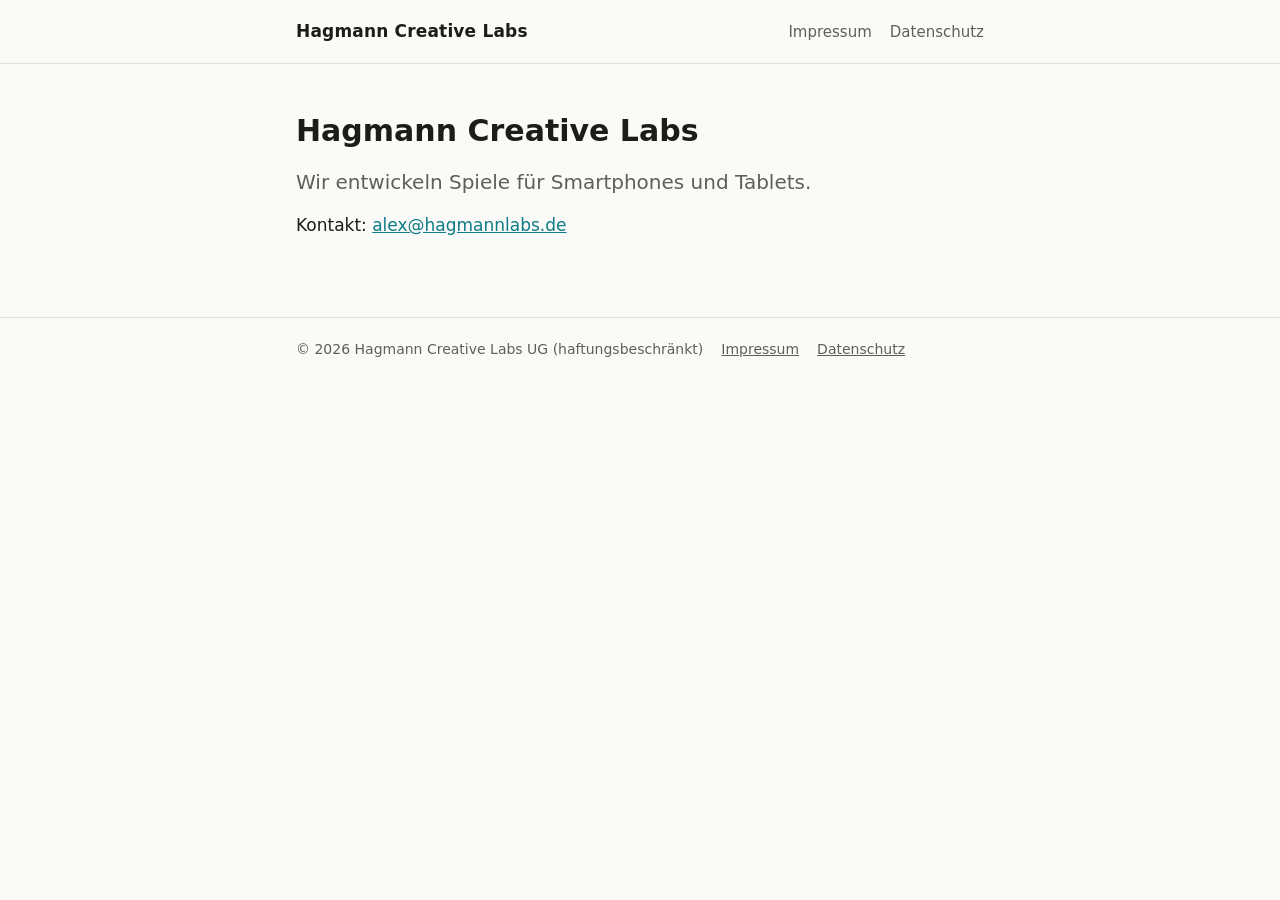
<file: index.html>
<!doctype html>
<html lang="de">
<head>
<meta charset="utf-8">
<meta name="viewport" content="width=device-width, initial-scale=1">
<title>Hagmann Creative Labs</title>
<meta name="description" content="Hagmann Creative Labs UG (haftungsbeschränkt) – Entwicklung von Spielen für Mobilgeräte.">
<meta name="google-site-verification" content="qaxyInbWUC52NSVRA1ddF-evAngOhQu4ScIXJGd-Eug" />
<link rel="stylesheet" href="style.css">
</head>
<body>
<header><div class="wrap">
  <a class="brand" href="./">Hagmann Creative Labs</a>
  <nav><a href="impressum.html">Impressum</a><a href="datenschutz.html">Datenschutz</a></nav>
</div></header>

<main><div class="wrap">
  <h1>Hagmann Creative Labs</h1>
  <p class="lead">Wir entwickeln Spiele für Smartphones und Tablets.</p>
  <p>Kontakt: <a href="mailto:alex@hagmannlabs.de">alex@hagmannlabs.de</a></p>
</div></main>

<footer><div class="wrap">
  <span>© 2026 Hagmann Creative Labs UG (haftungsbeschränkt)</span>
  <a href="impressum.html">Impressum</a>
  <a href="datenschutz.html">Datenschutz</a>
</div></footer>
</body>
</html>
</file>
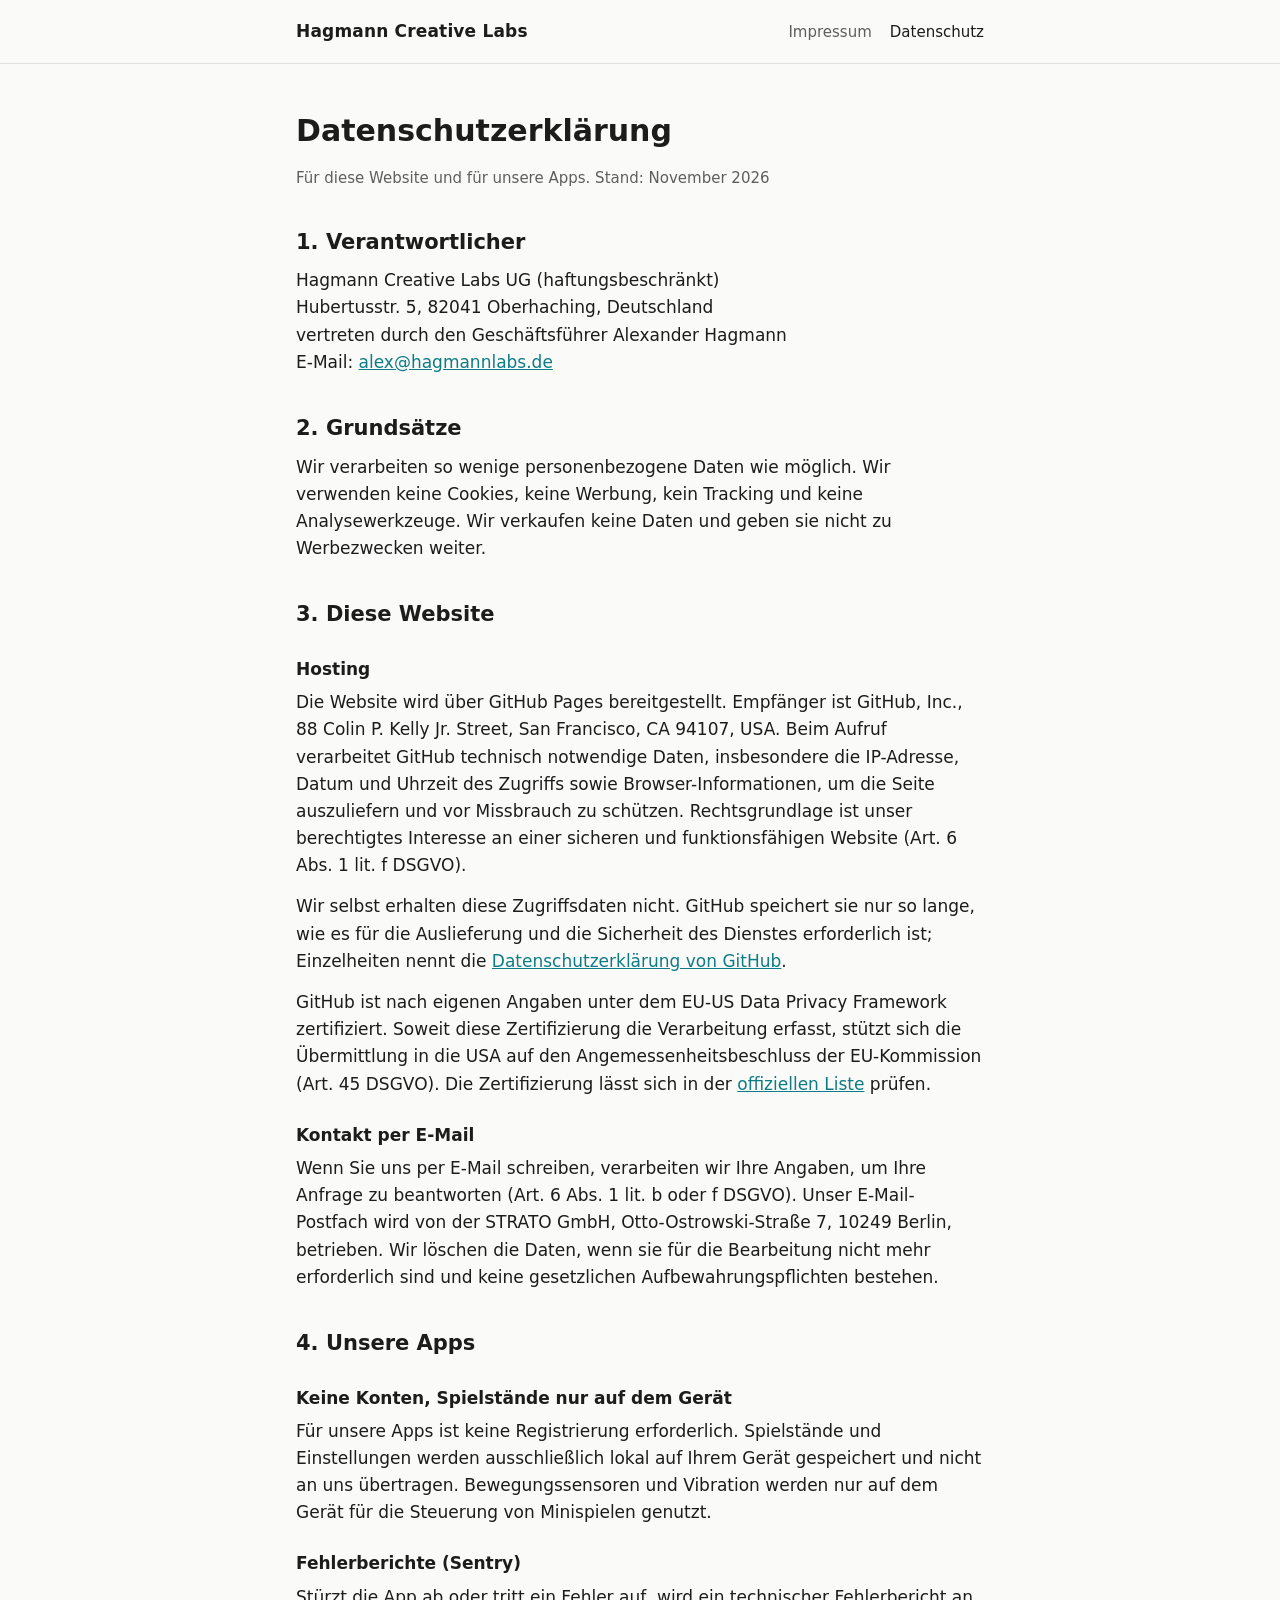
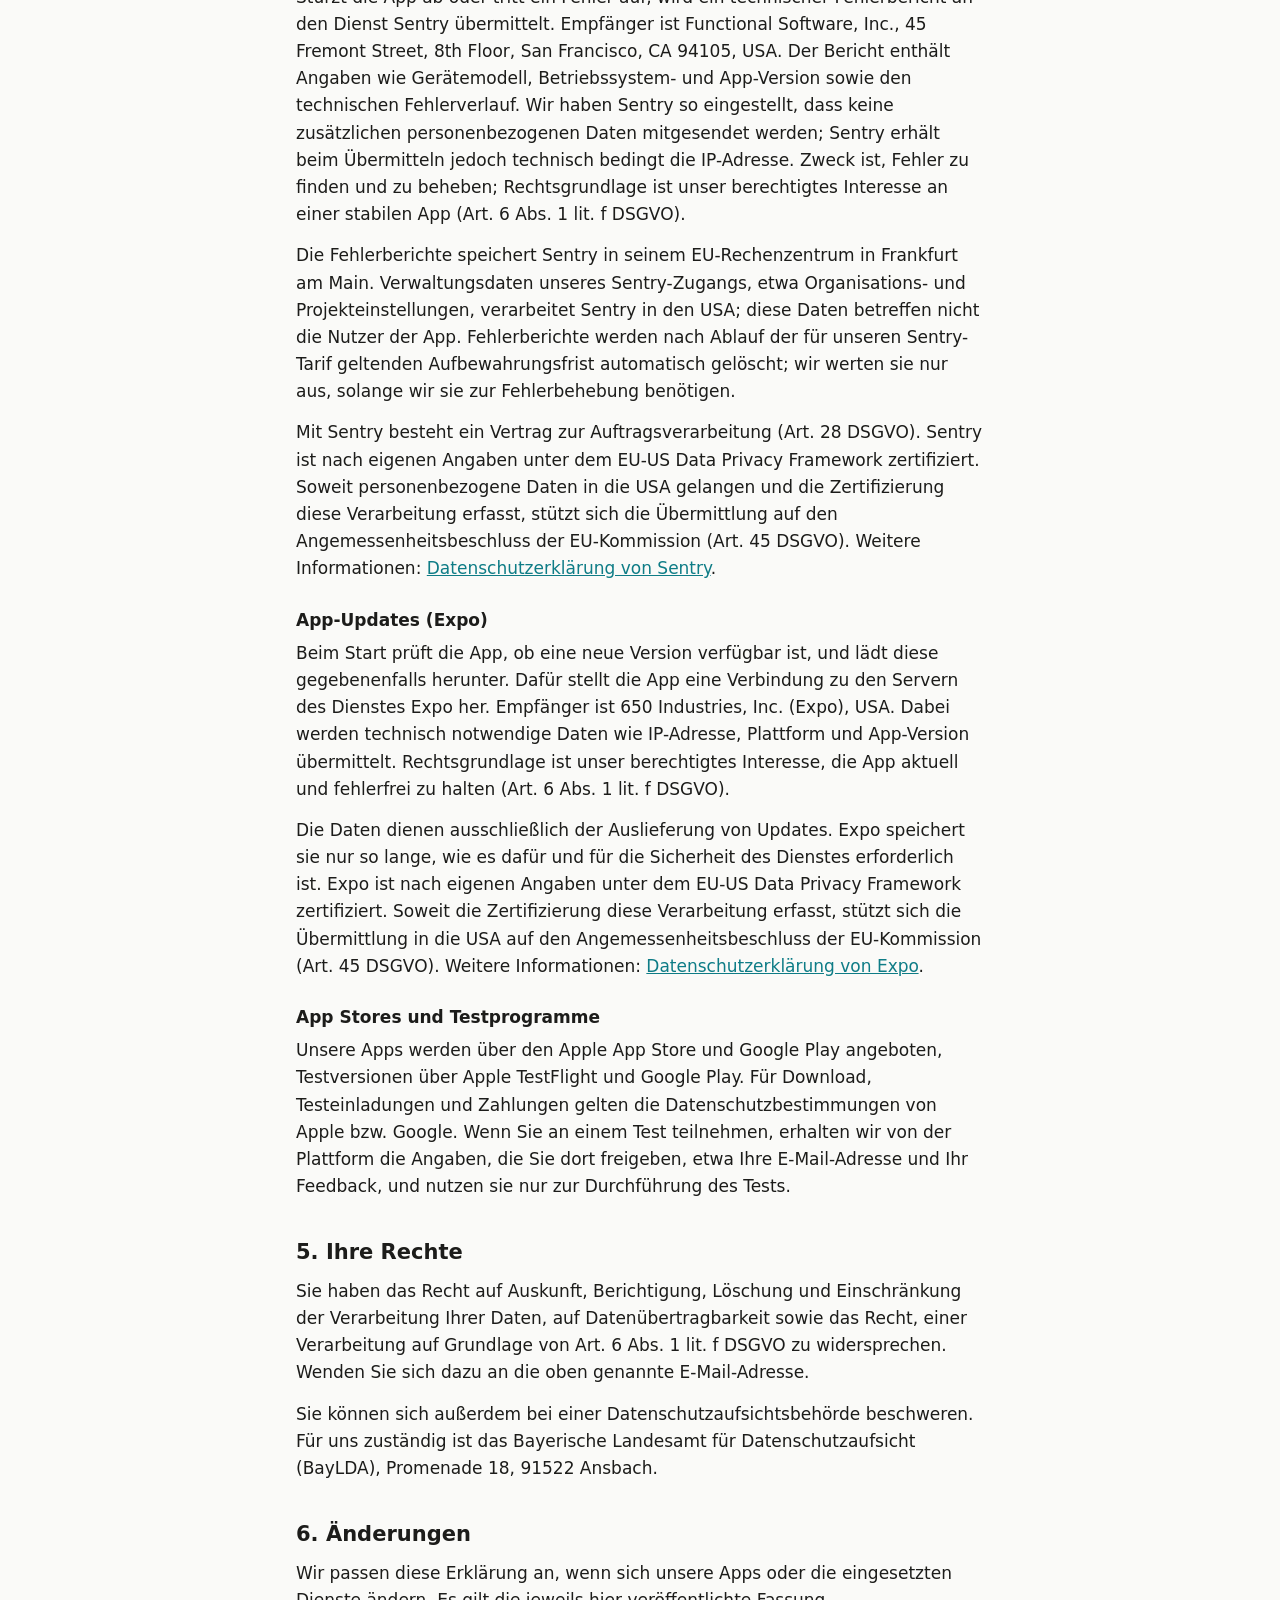
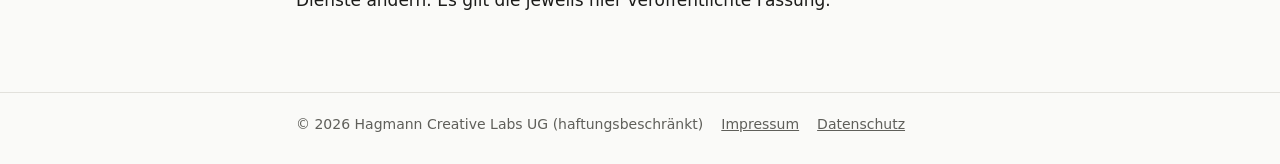
<file: datenschutz.html>
<!doctype html>
<html lang="de">
<head>
<meta charset="utf-8">
<meta name="viewport" content="width=device-width, initial-scale=1">
<title>Datenschutz – Hagmann Creative Labs</title>
<link rel="stylesheet" href="style.css">
</head>
<body>
<header><div class="wrap">
  <a class="brand" href="./">Hagmann Creative Labs</a>
  <nav><a href="impressum.html">Impressum</a><a href="datenschutz.html" aria-current="page">Datenschutz</a></nav>
</div></header>

<main><div class="wrap">
  <h1>Datenschutzerklärung</h1>
  <p class="muted">Für diese Website und für unsere Apps. Stand: November 2026</p>

  <h2>1. Verantwortlicher</h2>
  <address>
    Hagmann Creative Labs UG (haftungsbeschränkt)<br>
    Hubertusstr. 5, 82041 Oberhaching, Deutschland<br>
    vertreten durch den Geschäftsführer Alexander Hagmann<br>
    E-Mail: <a href="mailto:alex@hagmannlabs.de">alex@hagmannlabs.de</a>
  </address>

  <h2>2. Grundsätze</h2>
  <p>Wir verarbeiten so wenige personenbezogene Daten wie möglich. Wir verwenden keine Cookies, keine Werbung, kein Tracking und keine Analysewerkzeuge. Wir verkaufen keine Daten und geben sie nicht zu Werbezwecken weiter.</p>

  <h2>3. Diese Website</h2>
  <h3>Hosting</h3>
  <p>Die Website wird über GitHub Pages bereitgestellt. Empfänger ist GitHub, Inc., 88 Colin P. Kelly Jr. Street, San Francisco, CA 94107, USA. Beim Aufruf verarbeitet GitHub technisch notwendige Daten, insbesondere die IP-Adresse, Datum und Uhrzeit des Zugriffs sowie Browser-Informationen, um die Seite auszuliefern und vor Missbrauch zu schützen. Rechtsgrundlage ist unser berechtigtes Interesse an einer sicheren und funktionsfähigen Website (Art. 6 Abs. 1 lit. f DSGVO).</p>
  <p>Wir selbst erhalten diese Zugriffsdaten nicht. GitHub speichert sie nur so lange, wie es für die Auslieferung und die Sicherheit des Dienstes erforderlich ist; Einzelheiten nennt die <a href="https://docs.github.com/site-policy/privacy-policies/github-general-privacy-statement">Datenschutzerklärung von GitHub</a>.</p>
  <p>GitHub ist nach eigenen Angaben unter dem EU-US Data Privacy Framework zertifiziert. Soweit diese Zertifizierung die Verarbeitung erfasst, stützt sich die Übermittlung in die USA auf den Angemessenheitsbeschluss der EU-Kommission (Art. 45 DSGVO). Die Zertifizierung lässt sich in der <a href="https://www.dataprivacyframework.gov/list">offiziellen Liste</a> prüfen.</p>
  <h3>Kontakt per E-Mail</h3>
  <p>Wenn Sie uns per E-Mail schreiben, verarbeiten wir Ihre Angaben, um Ihre Anfrage zu beantworten (Art. 6 Abs. 1 lit. b oder f DSGVO). Unser E-Mail-Postfach wird von der STRATO GmbH, Otto-Ostrowski-Straße 7, 10249 Berlin, betrieben. Wir löschen die Daten, wenn sie für die Bearbeitung nicht mehr erforderlich sind und keine gesetzlichen Aufbewahrungspflichten bestehen.</p>

  <h2>4. Unsere Apps</h2>
  <h3>Keine Konten, Spielstände nur auf dem Gerät</h3>
  <p>Für unsere Apps ist keine Registrierung erforderlich. Spielstände und Einstellungen werden ausschließlich lokal auf Ihrem Gerät gespeichert und nicht an uns übertragen. Bewegungssensoren und Vibration werden nur auf dem Gerät für die Steuerung von Minispielen genutzt.</p>
  <h3>Fehlerberichte (Sentry)</h3>
  <p>Stürzt die App ab oder tritt ein Fehler auf, wird ein technischer Fehlerbericht an den Dienst Sentry übermittelt. Empfänger ist Functional Software, Inc., 45 Fremont Street, 8th Floor, San Francisco, CA 94105, USA. Der Bericht enthält Angaben wie Gerätemodell, Betriebssystem- und App-Version sowie den technischen Fehlerverlauf. Wir haben Sentry so eingestellt, dass keine zusätzlichen personenbezogenen Daten mitgesendet werden; Sentry erhält beim Übermitteln jedoch technisch bedingt die IP-Adresse. Zweck ist, Fehler zu finden und zu beheben; Rechtsgrundlage ist unser berechtigtes Interesse an einer stabilen App (Art. 6 Abs. 1 lit. f DSGVO).</p>
  <p>Die Fehlerberichte speichert Sentry in seinem EU-Rechenzentrum in Frankfurt am Main. Verwaltungsdaten unseres Sentry-Zugangs, etwa Organisations- und Projekteinstellungen, verarbeitet Sentry in den USA; diese Daten betreffen nicht die Nutzer der App. Fehlerberichte werden nach Ablauf der für unseren Sentry-Tarif geltenden Aufbewahrungsfrist automatisch gelöscht; wir werten sie nur aus, solange wir sie zur Fehlerbehebung benötigen.</p>
  <p>Mit Sentry besteht ein Vertrag zur Auftragsverarbeitung (Art. 28 DSGVO). Sentry ist nach eigenen Angaben unter dem EU-US Data Privacy Framework zertifiziert. Soweit personenbezogene Daten in die USA gelangen und die Zertifizierung diese Verarbeitung erfasst, stützt sich die Übermittlung auf den Angemessenheitsbeschluss der EU-Kommission (Art. 45 DSGVO). Weitere Informationen: <a href="https://sentry.io/privacy/">Datenschutzerklärung von Sentry</a>.</p>
  <h3>App-Updates (Expo)</h3>
  <p>Beim Start prüft die App, ob eine neue Version verfügbar ist, und lädt diese gegebenenfalls herunter. Dafür stellt die App eine Verbindung zu den Servern des Dienstes Expo her. Empfänger ist 650 Industries, Inc. (Expo), USA. Dabei werden technisch notwendige Daten wie IP-Adresse, Plattform und App-Version übermittelt. Rechtsgrundlage ist unser berechtigtes Interesse, die App aktuell und fehlerfrei zu halten (Art. 6 Abs. 1 lit. f DSGVO).</p>
  <p>Die Daten dienen ausschließlich der Auslieferung von Updates. Expo speichert sie nur so lange, wie es dafür und für die Sicherheit des Dienstes erforderlich ist. Expo ist nach eigenen Angaben unter dem EU-US Data Privacy Framework zertifiziert. Soweit die Zertifizierung diese Verarbeitung erfasst, stützt sich die Übermittlung in die USA auf den Angemessenheitsbeschluss der EU-Kommission (Art. 45 DSGVO). Weitere Informationen: <a href="https://expo.dev/privacy">Datenschutzerklärung von Expo</a>.</p>
  <h3>App Stores und Testprogramme</h3>
  <p>Unsere Apps werden über den Apple App Store und Google Play angeboten, Testversionen über Apple TestFlight und Google Play. Für Download, Testeinladungen und Zahlungen gelten die Datenschutzbestimmungen von Apple bzw. Google. Wenn Sie an einem Test teilnehmen, erhalten wir von der Plattform die Angaben, die Sie dort freigeben, etwa Ihre E-Mail-Adresse und Ihr Feedback, und nutzen sie nur zur Durchführung des Tests.</p>

  <h2>5. Ihre Rechte</h2>
  <p>Sie haben das Recht auf Auskunft, Berichtigung, Löschung und Einschränkung der Verarbeitung Ihrer Daten, auf Datenübertragbarkeit sowie das Recht, einer Verarbeitung auf Grundlage von Art. 6 Abs. 1 lit. f DSGVO zu widersprechen. Wenden Sie sich dazu an die oben genannte E-Mail-Adresse.</p>
  <p>Sie können sich außerdem bei einer Datenschutzaufsichtsbehörde beschweren. Für uns zuständig ist das Bayerische Landesamt für Datenschutzaufsicht (BayLDA), Promenade 18, 91522 Ansbach.</p>

  <h2>6. Änderungen</h2>
  <p>Wir passen diese Erklärung an, wenn sich unsere Apps oder die eingesetzten Dienste ändern. Es gilt die jeweils hier veröffentlichte Fassung.</p>
</div></main>

<footer><div class="wrap">
  <span>© 2026 Hagmann Creative Labs UG (haftungsbeschränkt)</span>
  <a href="impressum.html">Impressum</a>
  <a href="datenschutz.html">Datenschutz</a>
</div></footer>
</body>
</html>
</file>
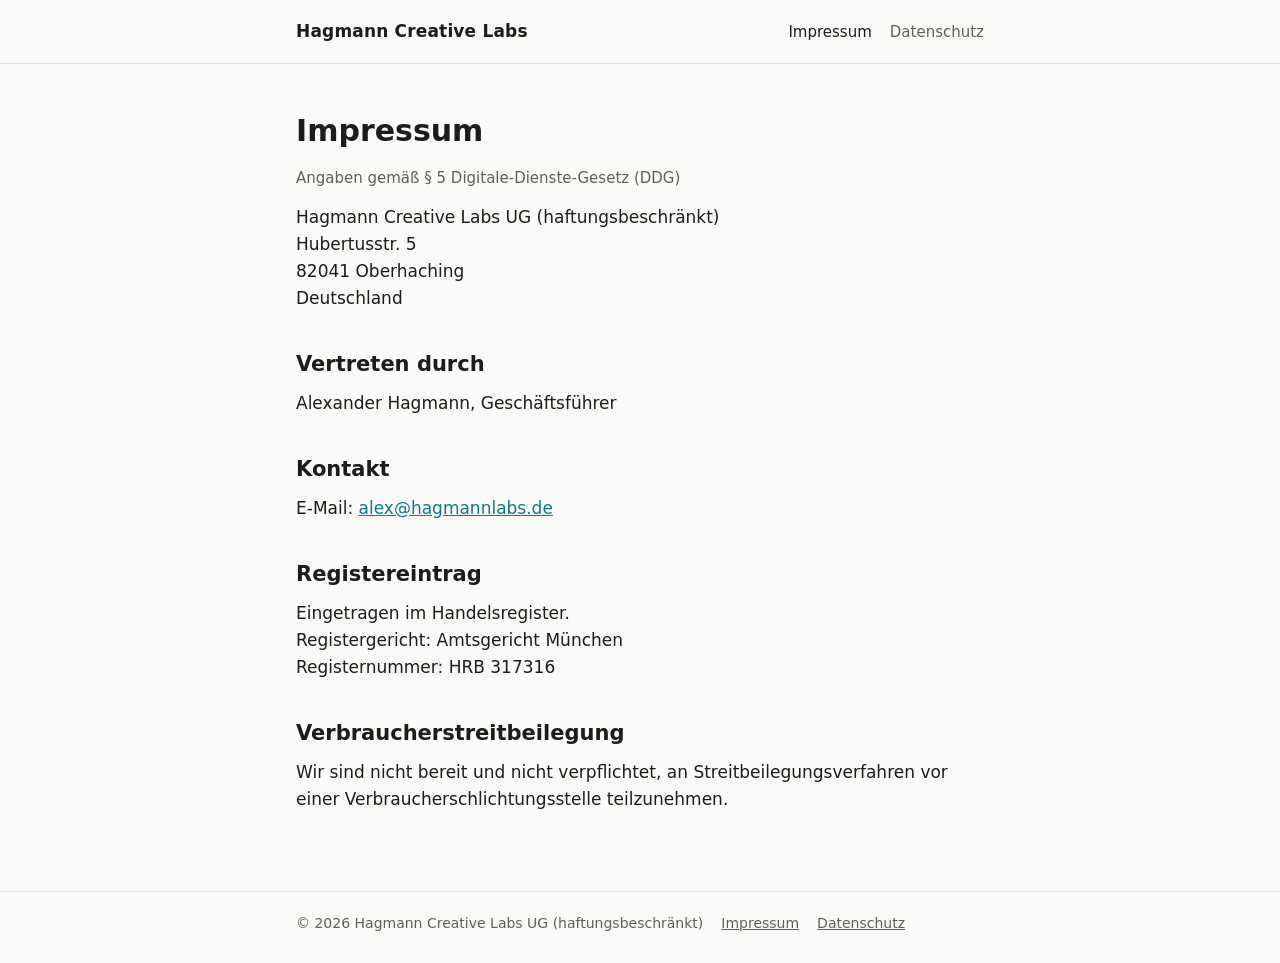
<file: impressum.html>
<!doctype html>
<html lang="de">
<head>
<meta charset="utf-8">
<meta name="viewport" content="width=device-width, initial-scale=1">
<title>Impressum – Hagmann Creative Labs</title>
<link rel="stylesheet" href="style.css">
</head>
<body>
<header><div class="wrap">
  <a class="brand" href="./">Hagmann Creative Labs</a>
  <nav><a href="impressum.html" aria-current="page">Impressum</a><a href="datenschutz.html">Datenschutz</a></nav>
</div></header>

<main><div class="wrap">
  <h1>Impressum</h1>
  <p class="muted">Angaben gemäß § 5 Digitale-Dienste-Gesetz (DDG)</p>

  <address>
    Hagmann Creative Labs UG (haftungsbeschränkt)<br>
    Hubertusstr. 5<br>
    82041 Oberhaching<br>
    Deutschland
  </address>

  <h2>Vertreten durch</h2>
  <p>Alexander Hagmann, Geschäftsführer</p>

  <h2>Kontakt</h2>
  <p>E-Mail: <a href="mailto:alex@hagmannlabs.de">alex@hagmannlabs.de</a></p>

  <h2>Registereintrag</h2>
  <p>Eingetragen im Handelsregister.<br>
  Registergericht: Amtsgericht München<br>
  Registernummer: HRB 317316</p>

  <h2>Verbraucherstreitbeilegung</h2>
  <p>Wir sind nicht bereit und nicht verpflichtet, an Streitbeilegungsverfahren vor einer Verbraucherschlichtungsstelle teilzunehmen.</p>
</div></main>

<footer><div class="wrap">
  <span>© 2026 Hagmann Creative Labs UG (haftungsbeschränkt)</span>
  <a href="impressum.html">Impressum</a>
  <a href="datenschutz.html">Datenschutz</a>
</div></footer>
</body>
</html>
</file>
<file: style.css>
:root {
  --bg: #fafaf8;
  --fg: #1c1c1a;
  --muted: #5f5f5a;
  --line: #e2e1dc;
  --accent: #0e7c86;
}
@media (prefers-color-scheme: dark) {
  :root {
    --bg: #141414;
    --fg: #ececea;
    --muted: #a3a39e;
    --line: #2c2c2a;
    --accent: #4fc3cc;
  }
}
* { box-sizing: border-box; }
html { -webkit-text-size-adjust: 100%; }
body {
  margin: 0;
  background: var(--bg);
  color: var(--fg);
  font-family: system-ui, -apple-system, "Segoe UI", Roboto, Helvetica, Arial, sans-serif;
  font-size: 17px;
  line-height: 1.6;
}
.wrap { max-width: 720px; margin: 0 auto; padding: 0 16px; }
header { border-bottom: 1px solid var(--line); }
header .wrap { display: flex; justify-content: space-between; align-items: center; gap: 16px; padding-top: 18px; padding-bottom: 18px; flex-wrap: wrap; }
.brand { font-weight: 700; color: var(--fg); text-decoration: none; letter-spacing: 0.01em; }
nav a { color: var(--muted); text-decoration: none; margin-left: 18px; font-size: 15px; }
nav a:first-child { margin-left: 0; }
nav a:hover, nav a[aria-current="page"] { color: var(--fg); }
main { padding: 48px 0 64px; }
h1 { font-size: 30px; line-height: 1.25; margin: 0 0 16px; }
h2 { font-size: 21px; margin: 36px 0 8px; }
h3 { font-size: 17px; margin: 24px 0 6px; }
p, ul { margin: 0 0 14px; }
ul { padding-left: 22px; }
a { color: var(--accent); }
.lead { font-size: 20px; color: var(--muted); max-width: 34em; }
.muted { color: var(--muted); font-size: 15px; }
footer { border-top: 1px solid var(--line); }
footer .wrap { padding-top: 20px; padding-bottom: 28px; color: var(--muted); font-size: 14px; display: flex; gap: 18px; flex-wrap: wrap; }
footer a { color: var(--muted); }
address { font-style: normal; }
@media (max-width: 560px) {
  header .wrap { flex-direction: column; align-items: flex-start; gap: 6px; }
  nav a { margin-left: 0; margin-right: 18px; }
  footer .wrap { flex-direction: column; gap: 6px; }
  h1 { font-size: 26px; }
}
</file>
